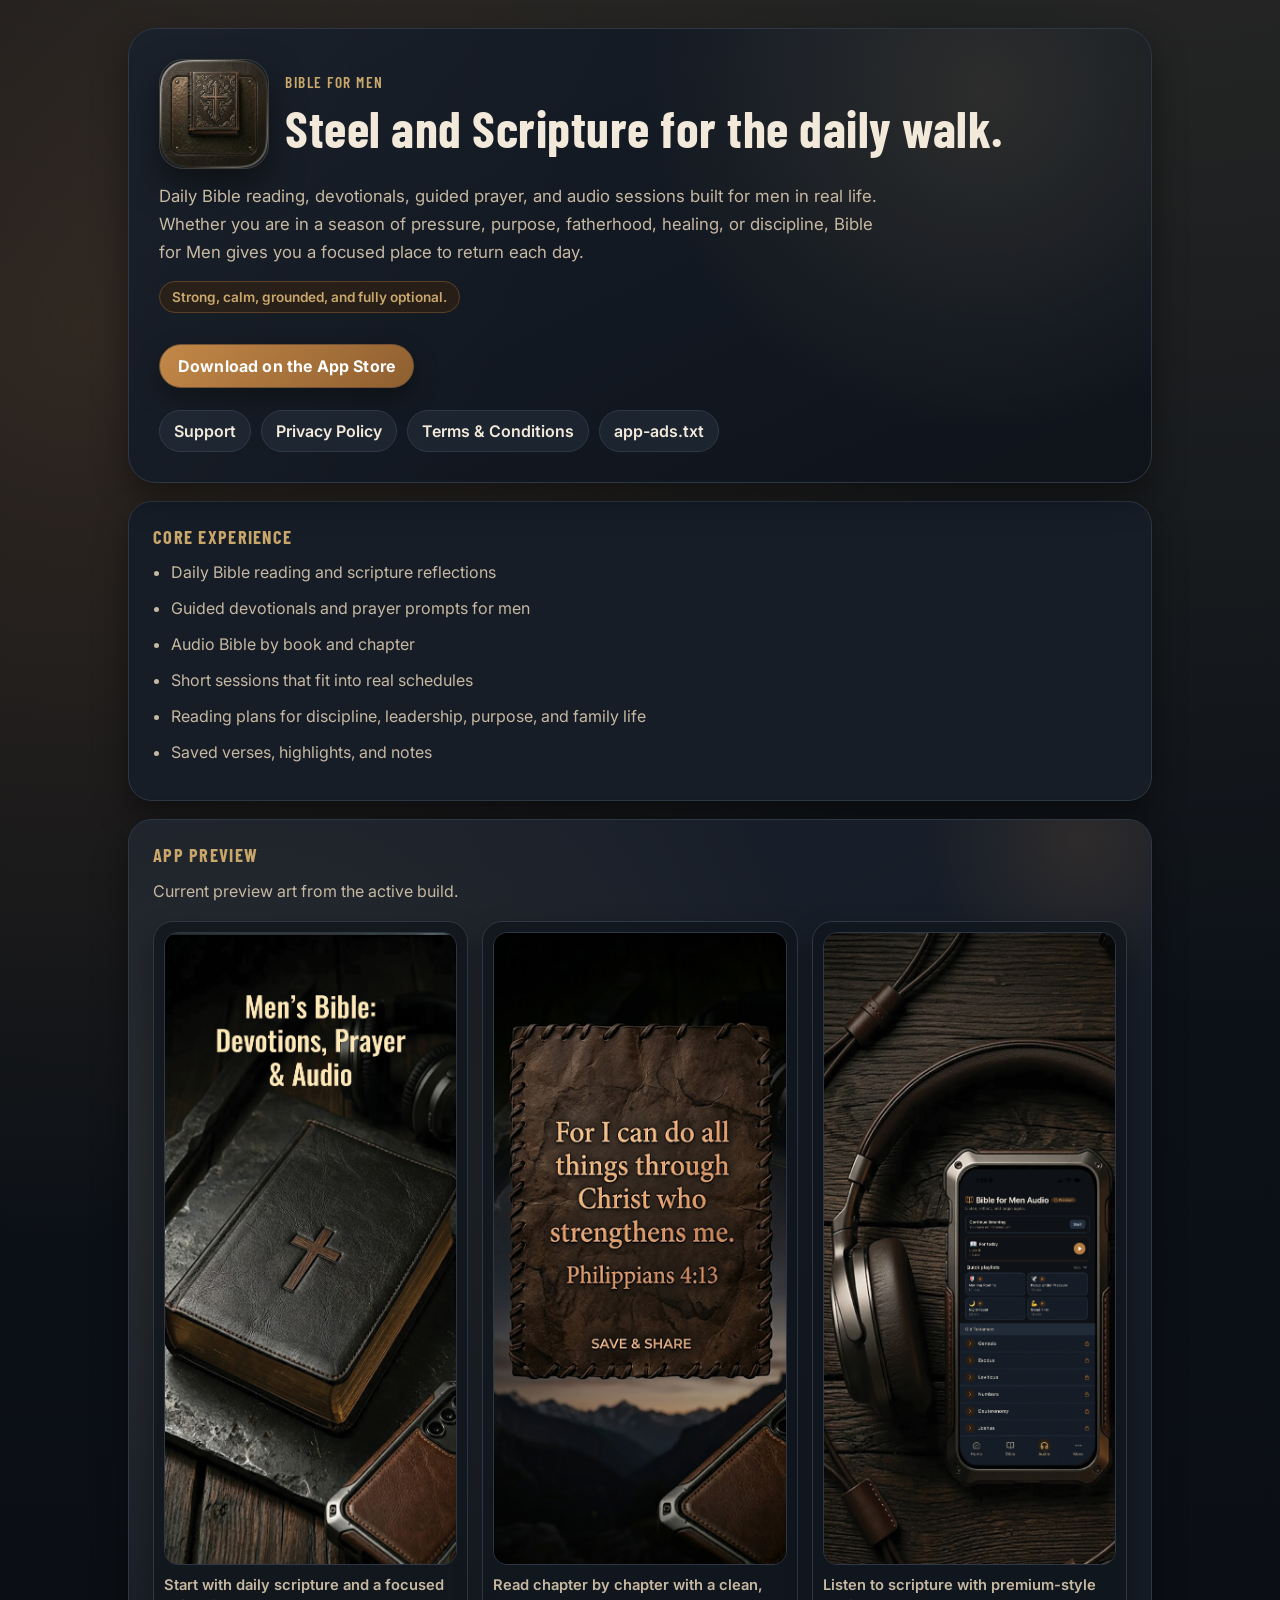
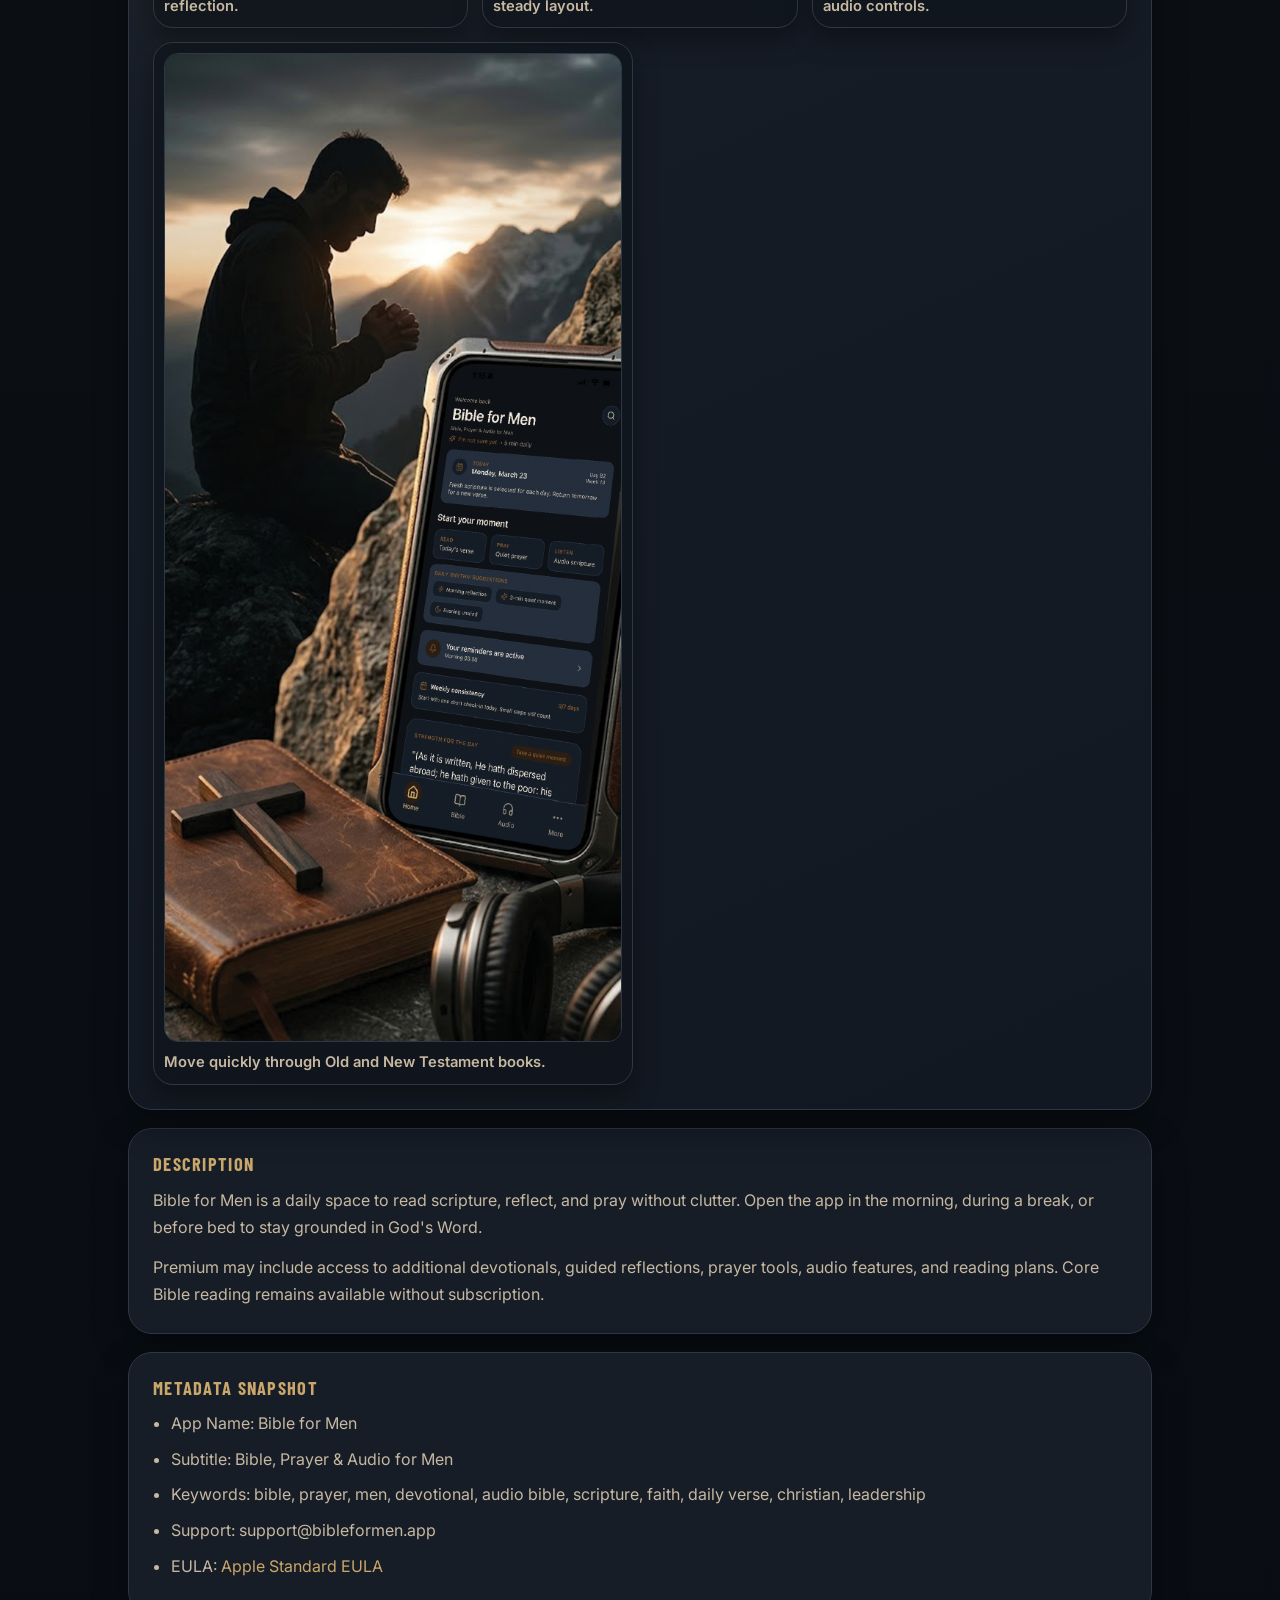
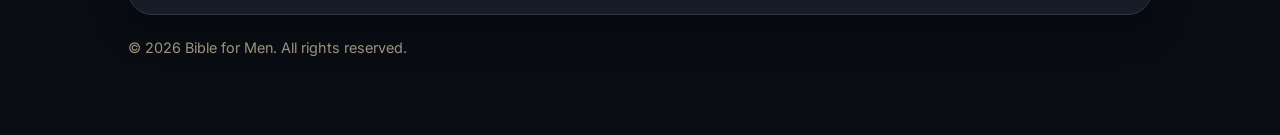
<file: index.html>
<!doctype html>
<html lang="en">
  <head>
    <meta charset="UTF-8" />
    <meta name="viewport" content="width=device-width, initial-scale=1.0" />
    <title>Bible for Men | Bible, Prayer, Audio</title>
    <meta
      name="description"
      content="Bible for Men is a grounded daily app for scripture, prayer, devotionals, and audio Bible. Build a steady rhythm with God in every season."
    />
    <meta property="og:title" content="Bible for Men" />
    <meta
      property="og:description"
      content="Steel and Scripture for the daily walk: Bible reading, prayer, devotionals, and audio for men."
    />
    <meta property="og:type" content="website" />
    <meta property="og:image" content="/assets/brand/bible-for-men-icon.png" />
    <link rel="icon" type="image/png" href="/favicon.png" />
    <link rel="apple-touch-icon" href="/favicon.png" />
    <link rel="stylesheet" href="/styles.css" />
  </head>
  <body>
    <main class="container">
      <header class="hero">
        <div class="hero-title-row">
          <img
            class="hero-app-icon"
            src="/assets/brand/bible-for-men-icon.png"
            alt="Bible for Men app icon"
            width="512"
            height="512"
          />
          <div class="hero-title-copy">
            <p class="eyebrow">Bible for Men</p>
            <h1>Steel and Scripture for the daily walk.</h1>
          </div>
        </div>
        <p class="lead">
          Daily Bible reading, devotionals, guided prayer, and audio sessions built for men in real life.
          Whether you are in a season of pressure, purpose, fatherhood, healing, or discipline,
          Bible for Men gives you a focused place to return each day.
        </p>
        <p class="kicker">Strong, calm, grounded, and fully optional.</p>

        <div class="hero-actions">
          <a
            class="app-store-button"
            href="https://apps.apple.com/app/id6760236611"
            target="_blank"
            rel="noopener noreferrer"
            aria-label="Download Bible for Men on the App Store"
          >
            Download on the App Store
          </a>
        </div>

        <nav class="nav-links" aria-label="Site navigation">
          <a href="/support">Support</a>
          <a href="/privacy">Privacy Policy</a>
          <a href="/terms">Terms &amp; Conditions</a>
          <a href="/app-ads.txt">app-ads.txt</a>
        </nav>
      </header>

      <section class="section">
        <h2>Core Experience</h2>
        <ul class="bullet-list">
          <li>Daily Bible reading and scripture reflections</li>
          <li>Guided devotionals and prayer prompts for men</li>
          <li>Audio Bible by book and chapter</li>
          <li>Short sessions that fit into real schedules</li>
          <li>Reading plans for discipline, leadership, purpose, and family life</li>
          <li>Saved verses, highlights, and notes</li>
        </ul>
      </section>

      <section class="section preview-section">
        <h2>App Preview</h2>
        <p>Current preview art from the active build.</p>

        <div class="app-art-grid">
          <figure class="app-art-card">
            <img
              src="/assets/previews/devotional.jpg"
              alt="Bible for Men devotional home screen"
              loading="lazy"
            />
            <figcaption>Start with daily scripture and a focused reflection.</figcaption>
          </figure>

          <figure class="app-art-card">
            <img
              src="/assets/previews/reader.jpg"
              alt="Bible for Men chapter reader"
              loading="lazy"
            />
            <figcaption>Read chapter by chapter with a clean, steady layout.</figcaption>
          </figure>

          <figure class="app-art-card">
            <img
              src="/assets/previews/audio.jpg"
              alt="Bible for Men audio bible player"
              loading="lazy"
            />
            <figcaption>Listen to scripture with premium-style audio controls.</figcaption>
          </figure>

          <figure class="app-art-card app-art-card-wide">
            <img
              src="/assets/previews/bible.jpg"
              alt="Bible for Men Old and New Testament browser"
              loading="lazy"
            />
            <figcaption>Move quickly through Old and New Testament books.</figcaption>
          </figure>
        </div>
      </section>

      <section class="section">
        <h2>Description</h2>
        <p>
          Bible for Men is a daily space to read scripture, reflect, and pray without clutter.
          Open the app in the morning, during a break, or before bed to stay grounded in God&apos;s Word.
        </p>
        <p>
          Premium may include access to additional devotionals, guided reflections, prayer tools,
          audio features, and reading plans. Core Bible reading remains available without subscription.
        </p>
      </section>

      <section class="section">
        <h2>Metadata Snapshot</h2>
        <ul class="bullet-list">
          <li>App Name: Bible for Men</li>
          <li>Subtitle: Bible, Prayer &amp; Audio for Men</li>
          <li>Keywords: bible, prayer, men, devotional, audio bible, scripture, faith, daily verse, christian, leadership</li>
          <li>Support: support@bibleformen.app</li>
          <li>EULA: <a href="https://www.apple.com/legal/internet-services/itunes/dev/stdeula/" target="_blank" rel="noopener noreferrer">Apple Standard EULA</a></li>
        </ul>
      </section>

      <footer class="footer">
        <p>&copy; 2026 Bible for Men. All rights reserved.</p>
      </footer>
    </main>
  </body>
</html>
</file>
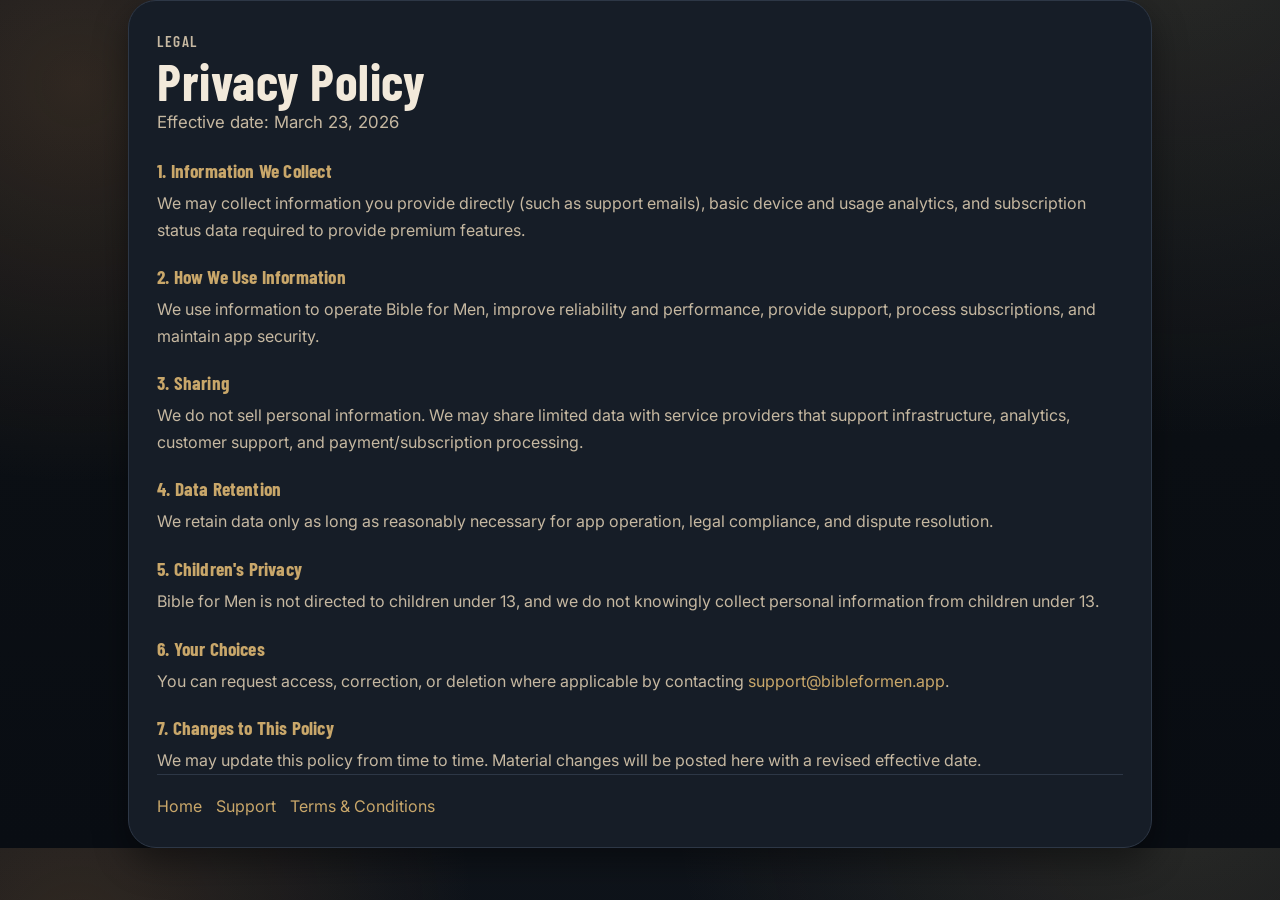
<file: privacy/index.html>
<!doctype html>
<html lang="en">
  <head>
    <meta charset="UTF-8" />
    <meta name="viewport" content="width=device-width, initial-scale=1.0" />
    <title>Privacy Policy | Bible for Men</title>
    <meta name="description" content="Privacy Policy for Bible for Men." />
    <link rel="icon" type="image/png" href="/favicon.png" />
    <link rel="apple-touch-icon" href="/favicon.png" />
    <link rel="stylesheet" href="/styles.css" />
  </head>
  <body>
    <main class="container legal">
      <header>
        <p class="eyebrow">Legal</p>
        <h1>Privacy Policy</h1>
        <p class="lead">Effective date: March 23, 2026</p>
      </header>

      <section>
        <h2>1. Information We Collect</h2>
        <p>
          We may collect information you provide directly (such as support emails),
          basic device and usage analytics, and subscription status data required to
          provide premium features.
        </p>
      </section>

      <section>
        <h2>2. How We Use Information</h2>
        <p>
          We use information to operate Bible for Men, improve reliability and performance,
          provide support, process subscriptions, and maintain app security.
        </p>
      </section>

      <section>
        <h2>3. Sharing</h2>
        <p>
          We do not sell personal information. We may share limited data with service providers
          that support infrastructure, analytics, customer support, and payment/subscription processing.
        </p>
      </section>

      <section>
        <h2>4. Data Retention</h2>
        <p>
          We retain data only as long as reasonably necessary for app operation, legal compliance,
          and dispute resolution.
        </p>
      </section>

      <section>
        <h2>5. Children&apos;s Privacy</h2>
        <p>
          Bible for Men is not directed to children under 13, and we do not knowingly collect
          personal information from children under 13.
        </p>
      </section>

      <section>
        <h2>6. Your Choices</h2>
        <p>
          You can request access, correction, or deletion where applicable by contacting
          <a href="mailto:support@bibleformen.app">support@bibleformen.app</a>.
        </p>
      </section>

      <section>
        <h2>7. Changes to This Policy</h2>
        <p>
          We may update this policy from time to time. Material changes will be posted here
          with a revised effective date.
        </p>
      </section>

      <p class="legal-nav">
        <a href="/">Home</a>
        <a href="/support">Support</a>
        <a href="/terms">Terms &amp; Conditions</a>
      </p>
    </main>
  </body>
</html>
</file>
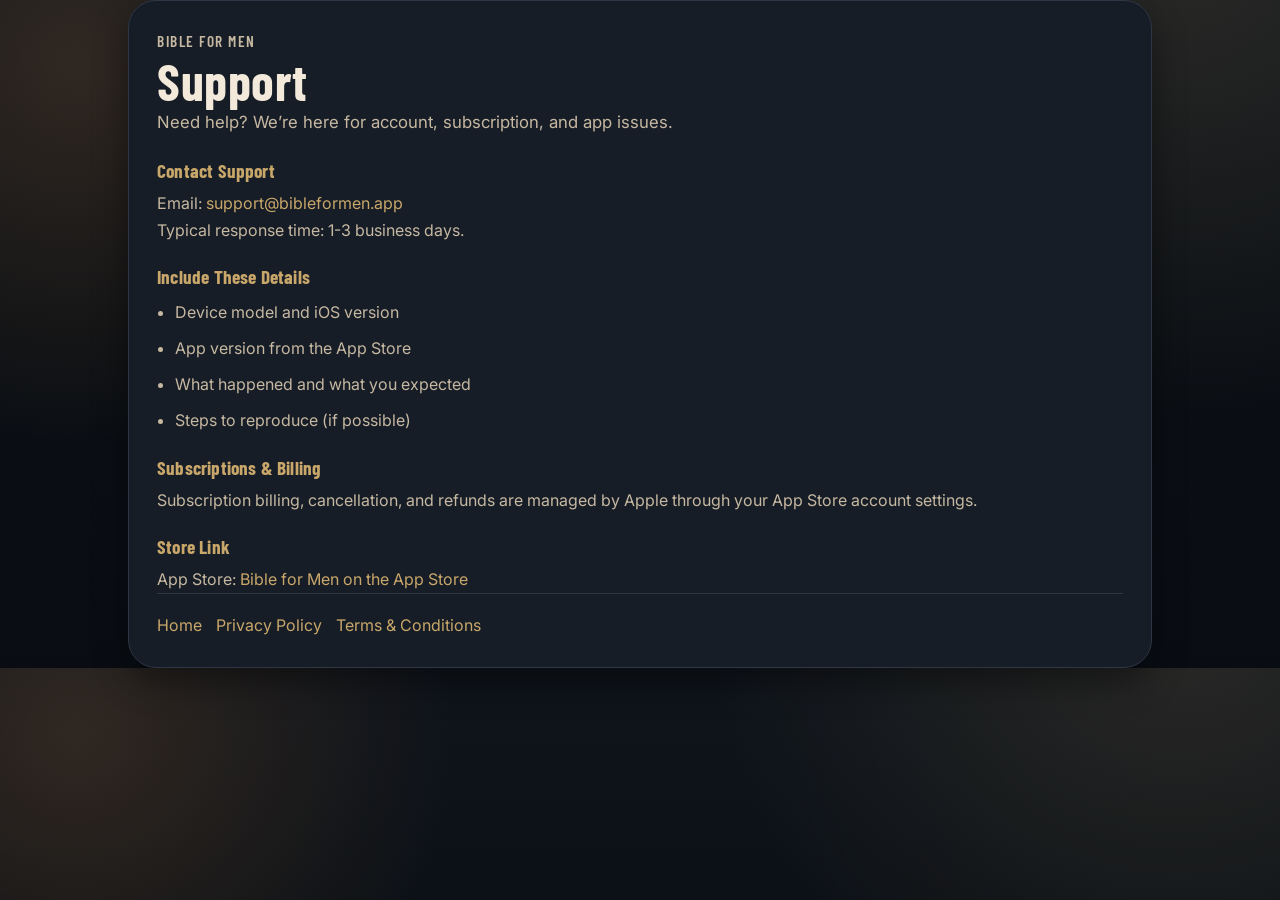
<file: support/index.html>
<!doctype html>
<html lang="en">
  <head>
    <meta charset="UTF-8" />
    <meta name="viewport" content="width=device-width, initial-scale=1.0" />
    <title>Support | Bible for Men</title>
    <meta name="description" content="Support page for Bible for Men." />
    <link rel="icon" type="image/png" href="/favicon.png" />
    <link rel="apple-touch-icon" href="/favicon.png" />
    <link rel="stylesheet" href="/styles.css" />
  </head>
  <body>
    <main class="container legal">
      <header>
        <p class="eyebrow">Bible for Men</p>
        <h1>Support</h1>
        <p class="lead">Need help? We&rsquo;re here for account, subscription, and app issues.</p>
      </header>

      <section>
        <h2>Contact Support</h2>
        <p>
          Email:
          <a href="mailto:support@bibleformen.app">support@bibleformen.app</a>
        </p>
        <p>Typical response time: 1-3 business days.</p>
      </section>

      <section>
        <h2>Include These Details</h2>
        <ul class="bullet-list">
          <li>Device model and iOS version</li>
          <li>App version from the App Store</li>
          <li>What happened and what you expected</li>
          <li>Steps to reproduce (if possible)</li>
        </ul>
      </section>

      <section>
        <h2>Subscriptions &amp; Billing</h2>
        <p>
          Subscription billing, cancellation, and refunds are managed by Apple through
          your App Store account settings.
        </p>
      </section>

      <section>
        <h2>Store Link</h2>
        <p>
          App Store:
          <a
            href="https://apps.apple.com/app/id6760236611"
            target="_blank"
            rel="noopener noreferrer"
          >
            Bible for Men on the App Store
          </a>
        </p>
      </section>

      <p class="legal-nav">
        <a href="/">Home</a>
        <a href="/privacy">Privacy Policy</a>
        <a href="/terms">Terms &amp; Conditions</a>
      </p>
    </main>
  </body>
</html>
</file>
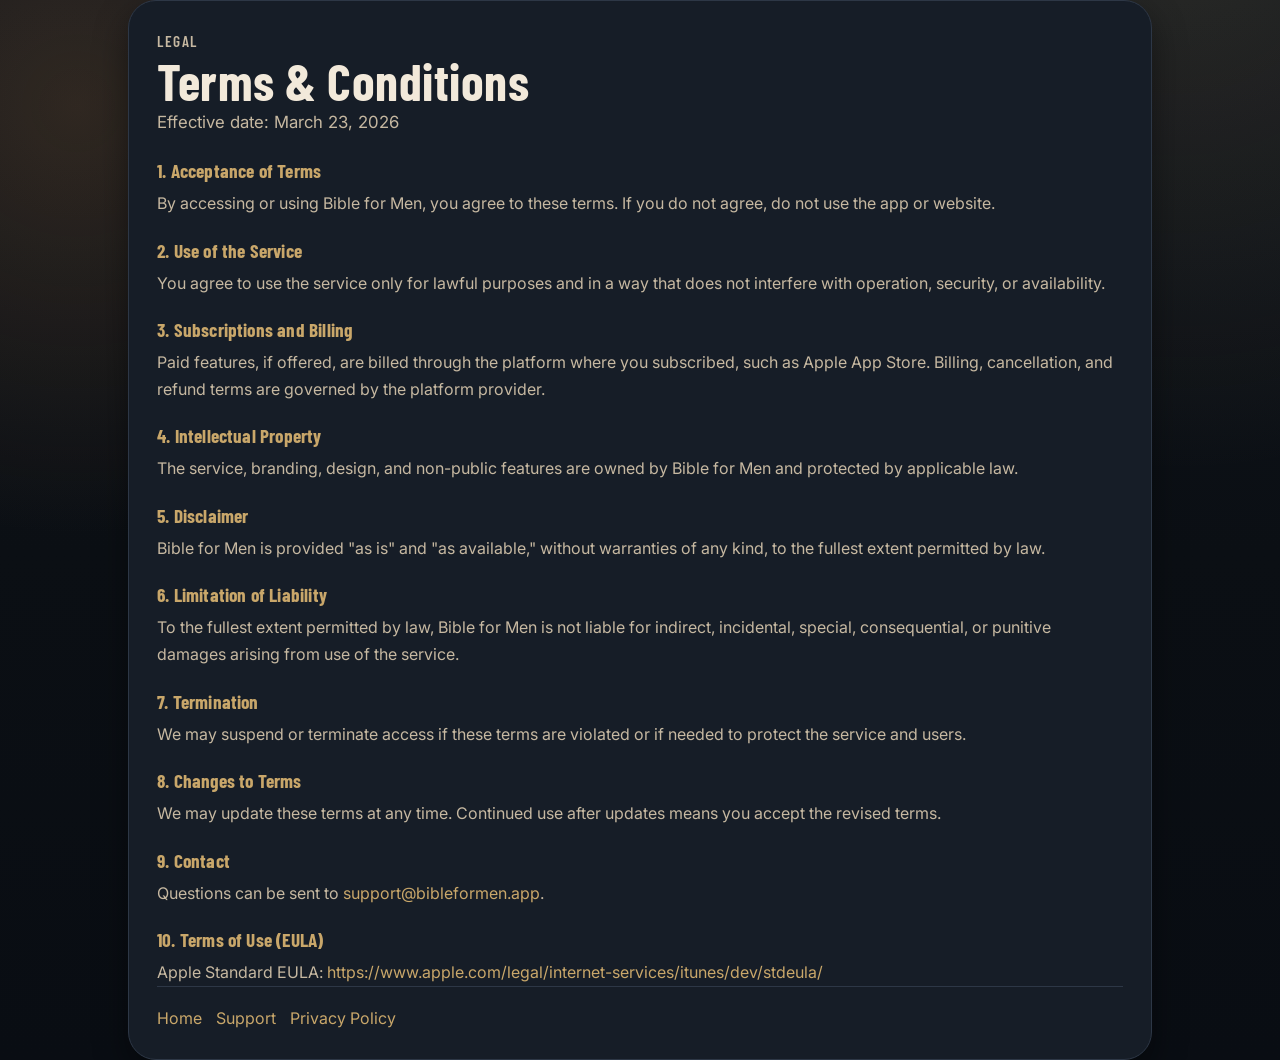
<file: terms/index.html>
<!doctype html>
<html lang="en">
  <head>
    <meta charset="UTF-8" />
    <meta name="viewport" content="width=device-width, initial-scale=1.0" />
    <title>Terms &amp; Conditions | Bible for Men</title>
    <meta name="description" content="Terms and Conditions for Bible for Men." />
    <link rel="icon" type="image/png" href="/favicon.png" />
    <link rel="apple-touch-icon" href="/favicon.png" />
    <link rel="stylesheet" href="/styles.css" />
  </head>
  <body>
    <main class="container legal">
      <header>
        <p class="eyebrow">Legal</p>
        <h1>Terms &amp; Conditions</h1>
        <p class="lead">Effective date: March 23, 2026</p>
      </header>

      <section>
        <h2>1. Acceptance of Terms</h2>
        <p>
          By accessing or using Bible for Men, you agree to these terms. If you do not agree,
          do not use the app or website.
        </p>
      </section>

      <section>
        <h2>2. Use of the Service</h2>
        <p>
          You agree to use the service only for lawful purposes and in a way that does not
          interfere with operation, security, or availability.
        </p>
      </section>

      <section>
        <h2>3. Subscriptions and Billing</h2>
        <p>
          Paid features, if offered, are billed through the platform where you subscribed,
          such as Apple App Store. Billing, cancellation, and refund terms are governed
          by the platform provider.
        </p>
      </section>

      <section>
        <h2>4. Intellectual Property</h2>
        <p>
          The service, branding, design, and non-public features are owned by Bible for Men
          and protected by applicable law.
        </p>
      </section>

      <section>
        <h2>5. Disclaimer</h2>
        <p>
          Bible for Men is provided "as is" and "as available," without warranties of any kind,
          to the fullest extent permitted by law.
        </p>
      </section>

      <section>
        <h2>6. Limitation of Liability</h2>
        <p>
          To the fullest extent permitted by law, Bible for Men is not liable for indirect,
          incidental, special, consequential, or punitive damages arising from use of the service.
        </p>
      </section>

      <section>
        <h2>7. Termination</h2>
        <p>
          We may suspend or terminate access if these terms are violated or if needed
          to protect the service and users.
        </p>
      </section>

      <section>
        <h2>8. Changes to Terms</h2>
        <p>
          We may update these terms at any time. Continued use after updates means
          you accept the revised terms.
        </p>
      </section>

      <section>
        <h2>9. Contact</h2>
        <p>Questions can be sent to <a href="mailto:support@bibleformen.app">support@bibleformen.app</a>.</p>
      </section>

      <section>
        <h2>10. Terms of Use (EULA)</h2>
        <p>
          Apple Standard EULA:
          <a href="https://www.apple.com/legal/internet-services/itunes/dev/stdeula/" target="_blank" rel="noopener noreferrer">
            https://www.apple.com/legal/internet-services/itunes/dev/stdeula/
          </a>
        </p>
      </section>

      <p class="legal-nav">
        <a href="/">Home</a>
        <a href="/support">Support</a>
        <a href="/privacy">Privacy Policy</a>
      </p>
    </main>
  </body>
</html>
</file>
<file: styles.css>
@import url('https://fonts.googleapis.com/css2?family=Barlow+Condensed:wght@500;600;700&family=Inter:wght@400;500;600;700&display=swap');

:root {
  --bg: #0b0f14;
  --bg-soft: #111722;
  --surface: #161d27;
  --surface-alt: #1c2430;
  --surface-strong: #222c3b;
  --text: #f2e9da;
  --muted: #c6b8a1;
  --muted-strong: #9e927e;
  --border: #2d3746;
  --accent: #b67a3e;
  --accent-strong: #8e5e2f;
  --accent-gold: #c9a76a;
  --success: #708253;
  --danger: #8e4747;
  --shadow: 0 14px 34px rgba(0, 0, 0, 0.42);
}

* {
  box-sizing: border-box;
}

html,
body {
  margin: 0;
  padding: 0;
  color: var(--text);
  font-family: 'Inter', 'SF Pro Text', -apple-system, BlinkMacSystemFont, 'Segoe UI', sans-serif;
  background:
    radial-gradient(circle at 92% -8%, rgba(201, 167, 106, 0.14) 0%, transparent 34%),
    radial-gradient(circle at 6% 10%, rgba(182, 122, 62, 0.2) 0%, transparent 28%),
    linear-gradient(180deg, #0f141b 0%, #0b0f14 52%, #090d13 100%);
}

a {
  color: var(--accent-gold);
  text-decoration: none;
}

a:hover {
  text-decoration: underline;
}

.container {
  width: min(1024px, 92vw);
  margin: 0 auto;
  padding: 28px 0 64px;
}

.hero {
  position: relative;
  overflow: hidden;
  background:
    radial-gradient(circle at 84% 14%, rgba(201, 167, 106, 0.14), transparent 36%),
    linear-gradient(155deg, #161d27 0%, #121821 58%, #0f141b 100%);
  border: 1px solid var(--border);
  border-radius: 28px;
  padding: 30px;
  box-shadow: var(--shadow);
}

.hero::after {
  content: '';
  position: absolute;
  inset: 0;
  pointer-events: none;
  background: linear-gradient(110deg, rgba(255, 255, 255, 0.02), transparent 45%);
}

.hero-title-row {
  display: grid;
  grid-template-columns: auto 1fr;
  gap: 16px;
  align-items: center;
}

.hero-app-icon {
  width: clamp(74px, 10vw, 110px);
  height: auto;
  display: block;
  border-radius: 22%;
  box-shadow: 0 16px 34px rgba(0, 0, 0, 0.5);
  border: 1px solid rgba(201, 167, 106, 0.22);
}

.hero-title-copy {
  min-width: 0;
}

.eyebrow {
  margin: 0 0 10px;
  font-family: 'Barlow Condensed', 'Inter', sans-serif;
  font-size: 0.96rem;
  color: var(--accent-gold);
  text-transform: uppercase;
  letter-spacing: 0.1em;
  font-weight: 600;
}

h1,
h2,
h3 {
  font-family: 'Barlow Condensed', 'Inter', sans-serif;
  letter-spacing: 0.01em;
}

h1 {
  margin: 0;
  font-size: clamp(2rem, 4.4vw, 3.2rem);
  line-height: 1.07;
  color: var(--text);
}

.lead {
  margin: 14px 0 0;
  font-size: 1.05rem;
  line-height: 1.66;
  color: var(--muted);
  max-width: 66ch;
}

.hero-actions {
  margin-top: 18px;
}

.app-store-button {
  display: inline-flex;
  align-items: center;
  justify-content: center;
  border-radius: 999px;
  border: 1px solid #725233;
  background: linear-gradient(135deg, #c28645 0%, #8e5e2f 100%);
  color: #fff;
  font-weight: 700;
  padding: 11px 18px;
  letter-spacing: 0.01em;
  box-shadow: 0 10px 24px rgba(0, 0, 0, 0.36);
  transition: transform 0.16s ease, box-shadow 0.16s ease;
}

.app-store-button:hover {
  text-decoration: none;
  transform: translateY(-1px);
  box-shadow: 0 16px 28px rgba(0, 0, 0, 0.44);
}

.nav-links {
  margin-top: 22px;
  display: flex;
  flex-wrap: wrap;
  gap: 10px;
}

.nav-links a {
  border: 1px solid var(--border);
  border-radius: 999px;
  padding: 10px 14px;
  background: var(--surface-alt);
  font-weight: 600;
  color: var(--text);
}

.section {
  margin-top: 18px;
  background: var(--surface);
  border: 1px solid var(--border);
  border-radius: 24px;
  padding: 24px;
  box-shadow: var(--shadow);
}

.section h2 {
  margin: 0;
  font-size: 1.15rem;
  text-transform: uppercase;
  letter-spacing: 0.07em;
  color: var(--accent-gold);
}

.section h3 {
  margin: 16px 0 8px;
  font-size: 1.45rem;
  color: var(--text);
}

.section p {
  margin: 12px 0 0;
  color: var(--muted);
  line-height: 1.72;
}

.preview-section {
  position: relative;
  overflow: hidden;
  background:
    radial-gradient(circle at 12% 18%, rgba(201, 167, 106, 0.1) 0%, transparent 34%),
    linear-gradient(155deg, #181f2a 0%, #121821 100%);
}

.preview-section::before {
  content: '';
  position: absolute;
  width: 320px;
  height: 320px;
  border-radius: 999px;
  background: radial-gradient(circle, rgba(182, 122, 62, 0.15) 0%, rgba(182, 122, 62, 0) 68%);
  top: -140px;
  right: -92px;
}

.app-art-grid {
  margin-top: 16px;
  display: grid;
  grid-template-columns: repeat(12, minmax(0, 1fr));
  gap: 14px;
  position: relative;
  z-index: 1;
}

.app-art-card {
  margin: 0;
  grid-column: span 4;
  background: rgba(15, 20, 27, 0.75);
  border: 1px solid var(--border);
  border-radius: 20px;
  padding: 10px;
  box-shadow: 0 12px 26px rgba(0, 0, 0, 0.34);
  transition: transform 0.18s ease, box-shadow 0.18s ease;
}

.app-art-card:hover {
  transform: translateY(-2px);
  box-shadow: 0 16px 28px rgba(0, 0, 0, 0.42);
}

.app-art-card img {
  width: 100%;
  height: auto;
  display: block;
  border-radius: 14px;
  border: 1px solid #2d3746;
}

.app-art-card figcaption {
  margin-top: 10px;
  color: var(--muted);
  font-size: 0.92rem;
  line-height: 1.45;
  font-weight: 600;
}

.app-art-card-wide {
  grid-column: span 6;
}

.bullet-list {
  margin: 12px 0 0;
  padding-left: 18px;
  color: var(--muted);
}

.bullet-list li {
  margin: 10px 0;
  line-height: 1.62;
}

.kicker {
  margin-top: 14px;
  display: inline-block;
  border: 1px solid #5a3d22;
  border-radius: 999px;
  padding: 7px 12px;
  background: rgba(43, 31, 20, 0.8);
  color: var(--accent-gold);
  font-size: 0.85rem;
  font-weight: 600;
}

.legal {
  background: var(--surface);
  border: 1px solid var(--border);
  border-radius: 28px;
  padding: 28px;
  box-shadow: var(--shadow);
}

.legal h2 {
  margin: 22px 0 8px;
  font-size: 1.2rem;
  color: var(--accent-gold);
}

.legal p {
  margin: 0;
  color: var(--muted);
  line-height: 1.66;
}

.legal-nav {
  margin-top: 28px;
  padding-top: 18px;
  border-top: 1px solid var(--border);
  display: flex;
  flex-wrap: wrap;
  gap: 14px;
}

.footer {
  margin-top: 24px;
  color: var(--muted-strong);
  font-size: 0.9rem;
}

@media (max-width: 720px) {
  .container {
    padding: 16px 0 36px;
  }

  .hero,
  .section,
  .legal {
    border-radius: 20px;
    padding: 20px;
  }

  .hero-title-row {
    gap: 12px;
    align-items: start;
  }

  .hero-app-icon {
    width: 64px;
  }

  .app-art-grid {
    grid-template-columns: 1fr;
  }

  .app-art-card,
  .app-art-card-wide {
    grid-column: span 1;
  }
}
</file>
